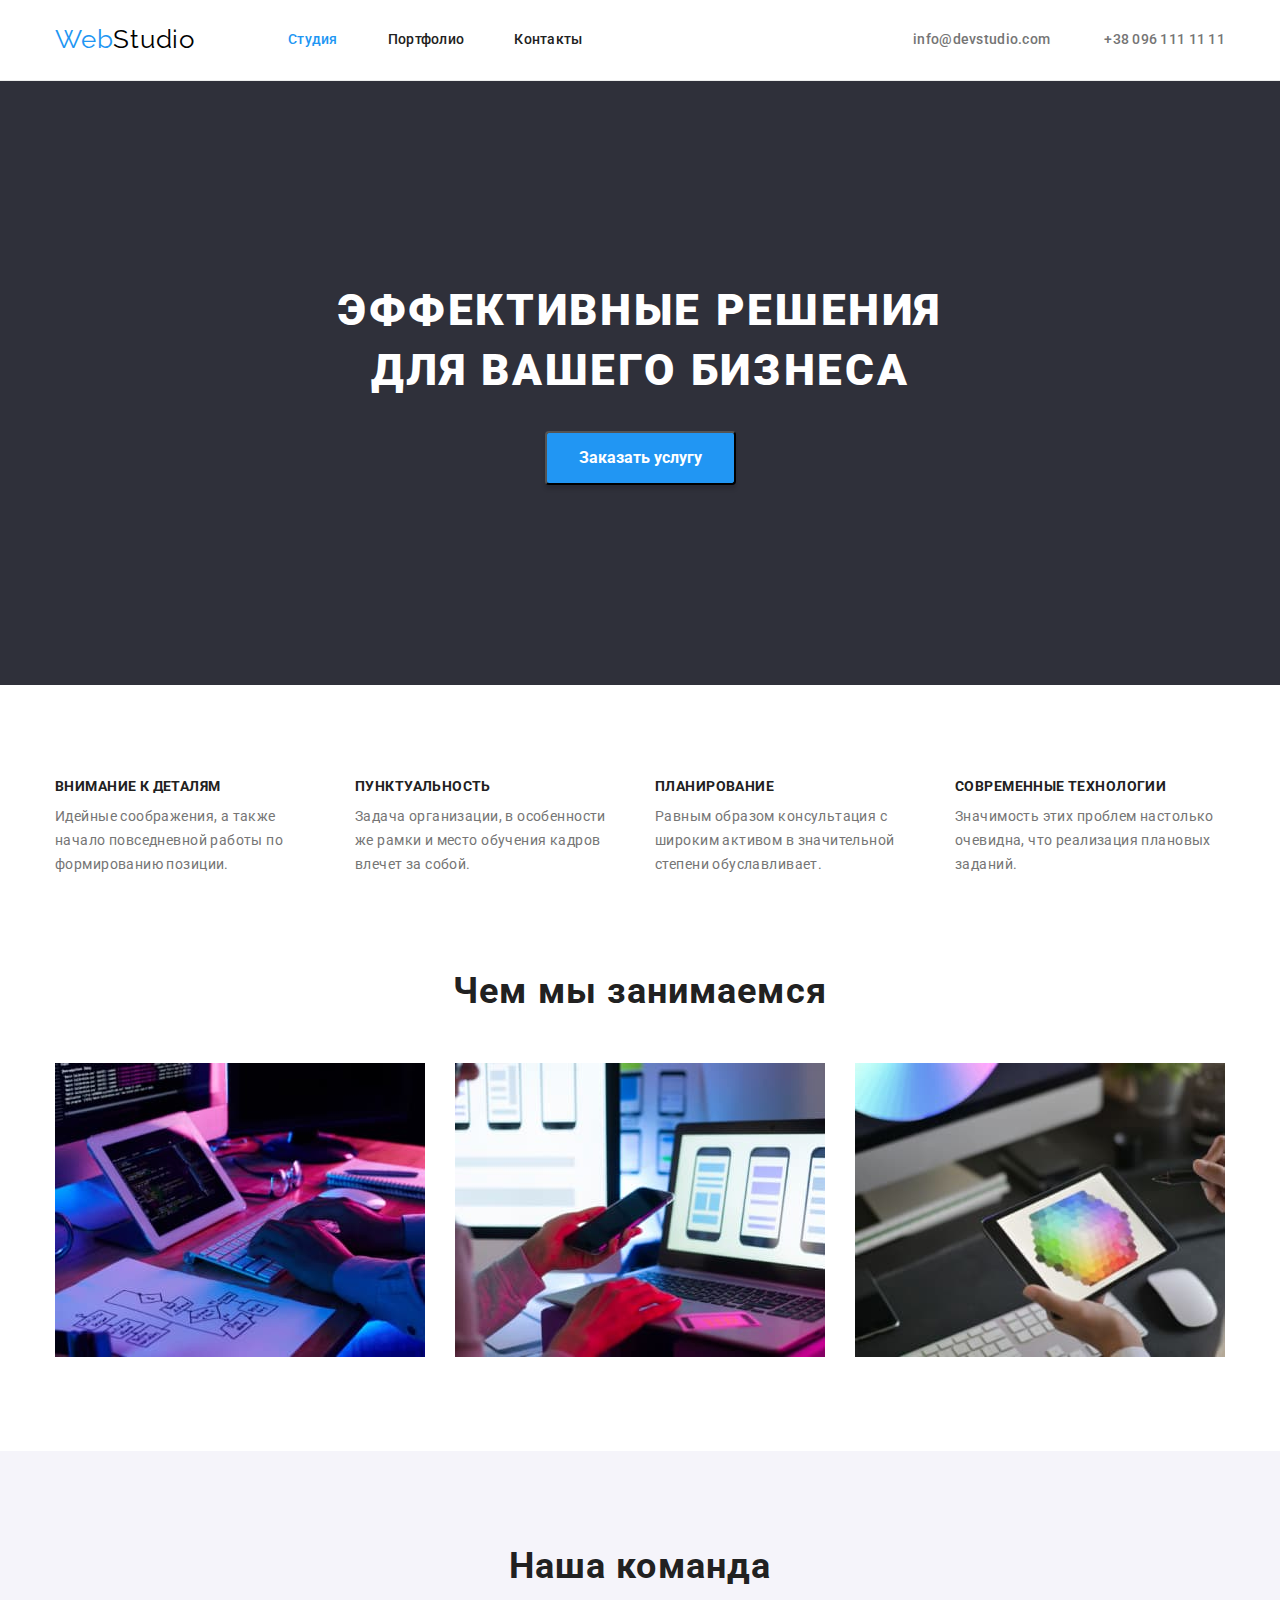
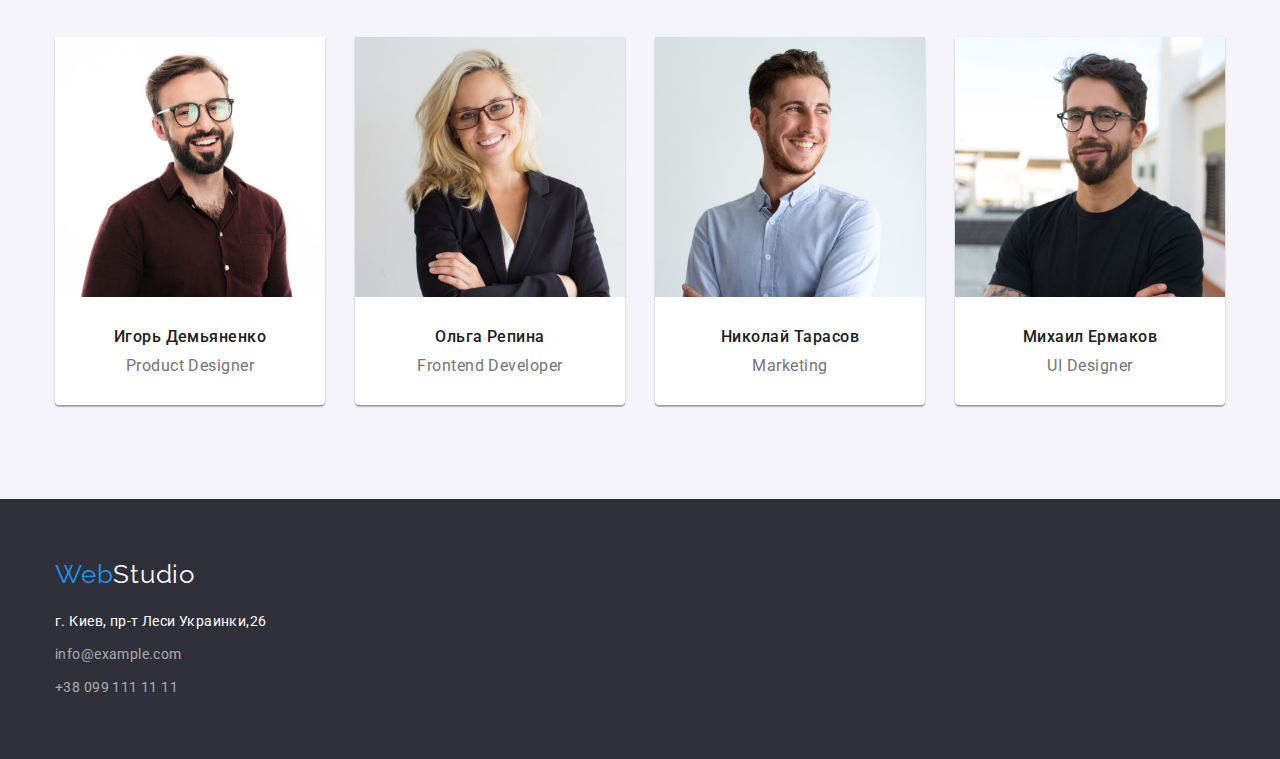
<file: index.html>
<!DOCTYPE html>
<html lang="ru">
    <head>
        <meta charset="UTF-8">
        <meta http-equiv="X-UA-Compatible" content="IE=edge">
        <meta name="viewport" content="width=device-width, initial-scale=1.0">
        <link rel="preconnect" href="https://fonts.googleapis.com">
        <link rel="preconnect" href="https://fonts.gstatic.com" crossorigin>
        <link href="https://fonts.googleapis.com/css2?family=Raleway:wght@700&family=Roboto:wght@400;500;700;900&display=swap"
            rel="stylesheet">
        <title>Document</title>
        <link rel="stylesheet" href="https://cdnjs.cloudflare.com/ajax/libs/modern-normalize/1.1.0/modern-normalize.min.css">
        <link rel="stylesheet" href="./css/styles.css">
    </head>
    <body>
        <!-- шапка сайта -->
        <header class="header">
            <div class="container">
                <a class="header-logo link" href="./index.html">
                    <span class="logo-web logo">Web</span><span class="logo-studio logo">Studio</span></a>
                <nav class="header-nav">
                    <ul class="header-list list">
                        <li class="header-item"><a href="./index.html" class="header-link link current">Студия</a></li>
                        <li class="header-item"><a href="./portfolio.html" class="header-link link">Портфолио</a></li>
                        <li class="header-item"><a href="" class="header-link link">Контакты</a></li>
                    </ul>
                </nav>
                <div class="header-connect">
                    <a href="mailto:info@devstudio.com" class="header-mail link">info@devstudio.com</a>
                    <a href="tel:+380961111111" class="header-tel link">+38 096 111 11 11</a>
                </div>
            </div>
        </header>
        <main>
            <!-- секция герой -->
            <section class="hero">
                <div class="container">
                    <h1 class="hero-title">Эффективные решения для вашего бизнеса</h1>
                    <button type="button" class="hero-btn">Заказать услугу</button>
                </div>
            </section>
            <!-- секция наши преимущества -->
            <section class="advantage">
                <div class="container">
                    <h2 class="visually-hidden">наши преимущества</h2>
                    <ul class="advantage-list list">
                        <li class="advantage-item">
                            <h3 class="advantage-subtitle">Внимание к деталям</h3>
                            <p class="advantage-text">
                                Идейные соображения, а также начало повседневной работы по формированию позиции.
                            </p>
                        </li>
                        <li class="advantage-item">
                            <h3 class="advantage-subtitle">Пунктуальность</h3>
                            <p class="advantage-text">
                                Задача организации, в особенности же рамки и место обучения кадров влечет за собой.
                            </p>
                        </li>
                        <li class="advantage-item">
                            <h3 class="advantage-subtitle">Планирование</h3>
                            <p class="advantage-text">
                                Равным образом консультация с широким активом в значительной степени обуславливает.
                            </p>
                        </li>
                        <li class="advantage-item">
                            <h3 class="advantage-subtitle">Современные технологии</h3>
                            <p class="advantage-text">
                                Значимость этих проблем настолько очевидна, что реализация плановых заданий.
                            </p>
                        </li>
                    </ul>
                </div>
            </section>

            <!-- секция Чем мы занимаемся -->
            <section class="about">
                <div class="container">
                    <h2 class="about-title title">Чем мы занимаемся</h2>
                    <ul class="about-list list">
                        <li class="about-item">
                            <img src="./images/img1.jpg" alt="разработка для ПК" width="370">
                        </li>
                        <li class="about-item">
                            <img src="./images/img2.jpg" alt="разработка для смартфонов" width="370">
                        </li>
                        <li class="about-item">
                            <img src="./images/img3.jpg" alt="разработка для планшетов" width="370">
                        </li>
                    </ul>
                </div>
            </section>

            <!-- секция Наша команда -->
            <section class="team">
                <div class="container">
                    <h2 class="team-title title">Наша команда</h2>
                    <ul class="team-list list">
                        <li class="team-item">
                            <img src="./images/team-card1.jpg" alt="Product Designer"  width="270">
                            <h3 class="team-subtitle">Игорь Демьяненко</h3>
                            <p class="team-text">Product Designer</p>
                        </li>
                        <li class="team-item">
                            <img src="./images/team-card2.jpg" alt="Frontend Developer"  width="270">
                            <h3 class="team-subtitle">Ольга Репина</h3>
                            <p class="team-text">Frontend Developer</p>
                        </li>
                        <li class="team-item">
                            <img src="./images/team-card3.jpg" alt="Marketing" width="270">
                            <h3 class="team-subtitle">Николай Тарасов</h3>
                            <p class="team-text">Marketing</p>
                        </li>
                        <li class="team-item">
                            <img src="./images/team-card4.jpg" alt="UI Designer"  width="270">
                            <h3 class="team-subtitle">Михаил Ермаков</h3>
                            <p class="team-text">UI Designer</p>
                        </li>
                    </ul>
                </div>
            </section>
        </main>

        <!-- секцмя footer -->
        <footer class="footer">
            <div class="container">
                <a class="footer-logo link" href="./index.html">
                    <span class="logo-web logo">Web</span><span class="footer-studio logo">Studio</span></a>
                <address class="footer-adress">
                    <ul class="footer-list list">
                        <li class="footer-item">
                            <a class="footer-map link" href="https://goo.gl/maps/XYfjbrA8sJzKYdKr6">г. Киев, пр-т Леси Украинки,26</a>
                        </li>
                        <li class="footer-item">
                            <a class="footer-mail link" href="mailto:info@example.com">info@example.com</a>
                        </li>
                        <li class="footer-item">
                            <a class="footer-tel link" href="tel:+380991111111">+38 099 111 11 11</a>
                        </li>
                    </ul>
                </address>
            </div>
        </footer>

    </body>
</html>
</file>
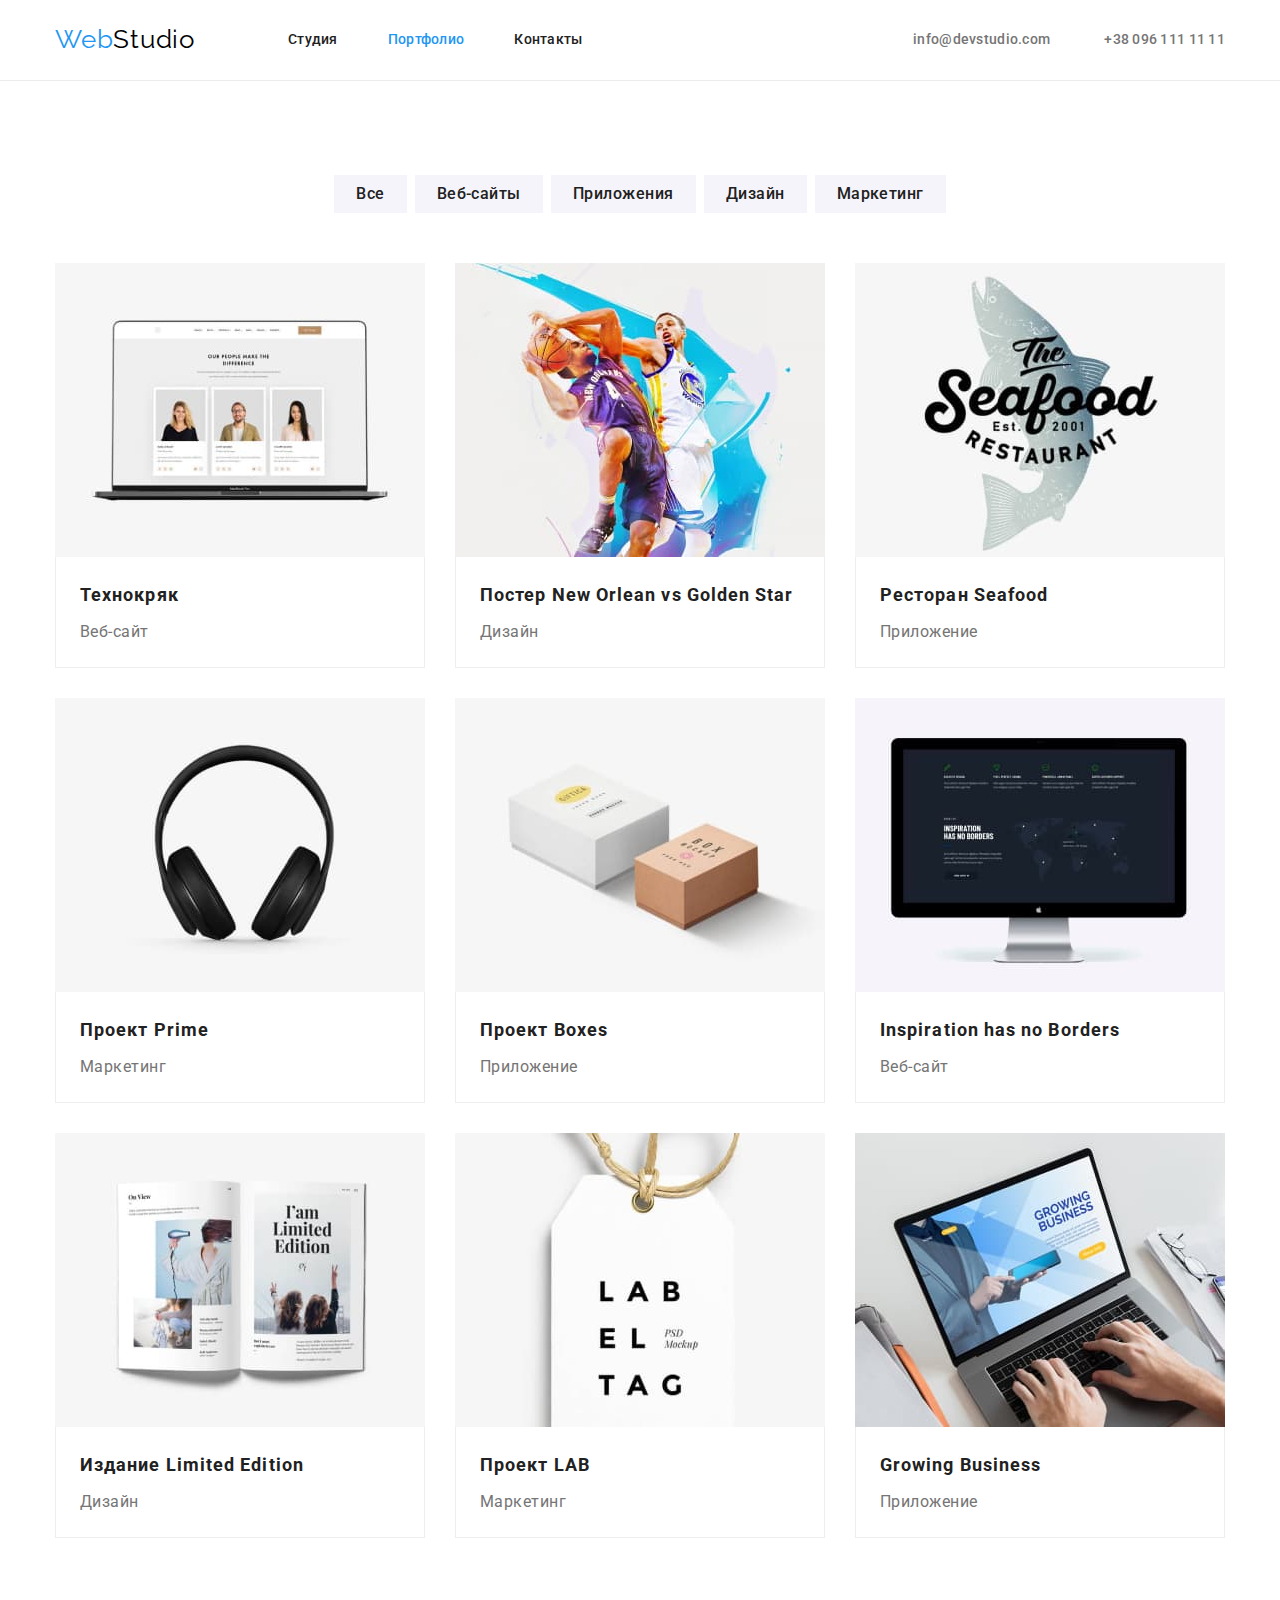
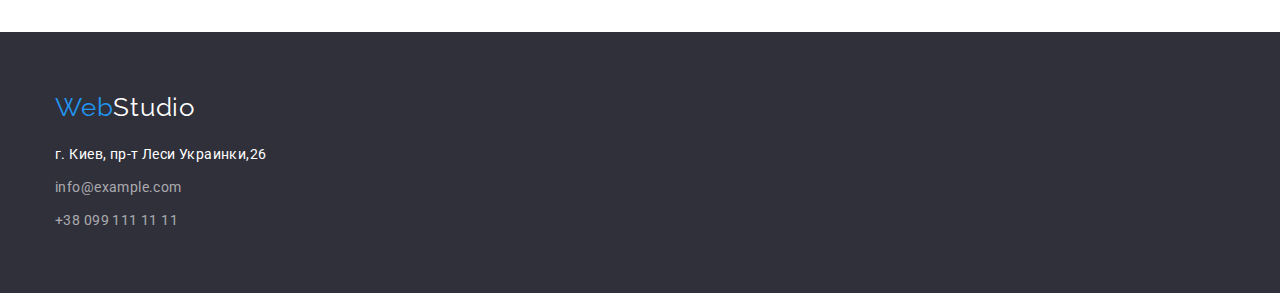
<file: portfolio.html>
<!DOCTYPE html>
<html lang="ru">
    <head>
        <meta charset="UTF-8">
        <meta http-equiv="X-UA-Compatible" content="IE=edge">
        <meta name="viewport" content="width=device-width, initial-scale=1.0">
        <link rel="preconnect" href="https://fonts.googleapis.com">
        <link rel="preconnect" href="https://fonts.gstatic.com" crossorigin>
        <link href="https://fonts.googleapis.com/css2?family=Raleway:wght@700&family=Roboto:wght@400;500;700;900&display=swap"
            rel="stylesheet">
        <title>Document</title>
        <link rel="stylesheet" href="https://cdnjs.cloudflare.com/ajax/libs/modern-normalize/1.1.0/modern-normalize.min.css">
        <link rel="stylesheet" href="./css/styles.css">
    </head>
    <body>
        <!-- шапка сайта -->
        <header class="header">
            <div class="container">
                <a class="header-logo link" href="./index.html">
                    <span class="logo-web logo">Web</span><span class="logo-studio logo">Studio</span></a>
                <nav class="header-nav">
                    <ul class="header-list list">
                        <li class="header-item"><a href="./index.html" class="header-link link">Студия</a></li>
                        <li class="header-item"><a href="./portfolio.html" class="header-link link current">Портфолио</a></li>
                        <li class="header-item"><a href="" class="header-link link">Контакты</a></li>
                    </ul>
                </nav>
                <div class="header-connect">
                    <a href="mailto:info@devstudio.com" class="header-mail link">info@devstudio.com</a>
                    <a href="tel:+380961111111" class="header-tel link">+38 096 111 11 11</a>
                </div>
            </div>
        </header>
        <main>
            <!-- список проектов -->
            <section class="projects">
                <div class="container">
                    <h2 class="visually-hidden">наши проекты</h2>
                    <ul class="projects-filters-list list">
                        <li class="projects-filters-item"><button class="projects-filters-btn" type="button">Все</button></li>
                        <li class="projects-filters-item"><button class="projects-filters-btn" type="button">Веб-сайты</button></li>
                        <li class="projects-filters-item"><button class="projects-filters-btn" type="button">Приложения</button></li>
                        <li class="projects-filters-item"><button class="projects-filters-btn" type="button">Дизайн</button></li>
                        <li class="projects-filters-item"><button class="projects-filters-btn" type="button">Маркетинг</button></li>
                    </ul>
                    <ul class="projects-works-list list">
                        <li class="projects-works-item">
                            <article class="card">
                                <div class="card-thumb">
                                    <img src="./images/project1.jpg" alt="карточки сотрудников" width="370">
                                </div>
                                <div class="card-content">
                                    <h3 class="projects-works-title">Технокряк</h3>
                                    <p class="projects-works-text">Веб-сайт</p>
                                </div>
                            </article>
                        </li>
                        <li class="projects-works-item">
                            <article class="card">
                                <div class="card-thumb">
                                    <img src="./images/project2.jpg" alt="баскетболисты" width="370">
                                </div>
                                <div class="card-content">
                                    <h3 class="projects-works-title">Постер New Orlean vs Golden Star</h3>
                                    <p class="projects-works-text">Дизайн</p>
                                </div>    
                            </article>
                        </li>
                        <li class="projects-works-item">
                            <article class="card">
                                <div class="card-thumb">
                                    <img src="./images/project3.jpg" alt="логотип ресторана" width="370">
                                </div>
                                <div class="card-content">
                                    <h3 class="projects-works-title">Ресторан Seafood</h3>
                                    <p class="projects-works-text">Приложение</p>
                                </div>    
                            </article>
                        </li>
                        <li class="projects-works-item">
                            <article class="card">
                                <div class="card-thumb">
                                    <img src="./images/project4.jpg" alt="наушники" width="370">
                                </div>
                                <div class="card-content">
                                    <h3 class="projects-works-title">Проект Prime</h3>
                                    <p class="projects-works-text">Маркетинг</p>
                                </div>    
                            </article>
                        </li>
                        <li class="projects-works-item">
                            <article class="card">
                                <div class="card-thumb">
                                    <img src="./images/project5.jpg" alt="две коробки" width="370">
                                </div>
                                <div class="card-content">
                                    <h3 class="projects-works-title">Проект Boxes</h3>
                                    <p class="projects-works-text">Приложение</p>
                                </div>    
                            </article>
                        </li>
                        <li class="projects-works-item">
                            <article class="card">
                                <div class="card-thumb">
                                    <img src="./images/project6.jpg" alt="компьютер с веб-страницей" width="370">
                                </div>
                                <div class="card-content">
                                    <h3 class="projects-works-title">Inspiration has no Borders</h3>
                                    <p class="projects-works-text">Веб-сайт</p>
                                </div>    
                            </article>
                        </li>
                        <li class="projects-works-item">
                            <article class="card">
                                <div class="card-thumb">
                                    <img src="./images/project7.jpg" alt="открытая книга" width="370">
                                </div>
                                <div class="card-content">
                                    <h3 class="projects-works-title">Издание Limited Edition</h3>
                                    <p class="projects-works-text">Дизайн</p>
                                </div>    
                            </article>
                        </li>
                        <li class="projects-works-item">
                            <article class="card">
                                <div class="card-thumb">
                                    <img src="./images/project8.jpg" alt="бирка с надписью" width="370">
                                </div>
                                <div class="card-content">
                                    <h3 class="projects-works-title">Проект LAB</h3>
                                    <p class="projects-works-text">Маркетинг</p>
                                </div>    
                            </article>
                        </li>
                        <li class="projects-works-item">
                            <article class="card">
                                <div class="card-thumb">
                                    <img src="./images/project9.jpg" alt="работа на ноутбуке" width="370">
                                </div>
                                <div class="card-content">
                                    <h3 class="projects-works-title">Growing Business</h3>
                                    <p class="projects-works-text">Приложение</p>
                                </div>
                            </article>
                        </li>
                    </ul>
                </div>
            </section>
        </main>

        <!-- секція footer -->
        <footer class="footer">
            <div class="container">
                <a class="footer-logo link" href="./index.html">
                    <span class="logo-web logo">Web</span><span class="footer-studio logo">Studio</span></a>
            <address class="footer-adress">
                <ul class="footer-list list">
                    <li class="footer-item">
                        <a class="footer-map link" href="https://goo.gl/maps/XYfjbrA8sJzKYdKr6">г. Киев, пр-т Леси
                                Украинки,26</a>
                    </li>
                    <li class="footer-item">
                        <a class="footer-mail link" href="mailto:info@example.com">info@example.com</a>
                    </li>
                    <li class="footer-item">
                        <a class="footer-tel link" href="tel:+380991111111">+38 099 111 11 11</a>
                    </li>
                </ul>
            </address>
            </div>
        </footer>
        
    </body>
</html>
</file>
<file: css/styles.css>
:root {
  --title-color: #212121;
  --first-btn-color: #FFFFFF;
  --second-btn-color: #212121;
  --accent-color: #2196F3;
  --logo-web-color: #2196F3;
  --logo-studio-color: #000000;
  --typical-padding-gap: 94px;
  --typical-margin-gap: 30px;
  --card-shadow: 0px 1px 3px rgba(0, 0, 0, 0.12),
  0px 1px 1px rgba(0, 0, 0, 0.14),
  0px 2px 1px rgba(0, 0, 0, 0.2);
}
p, h1, h2, h3, h4, h5, h6 {
  margin: 0;
}
ul, ol {
  margin: 0;
  padding-left: 0;
}
img {
  display: block;
  max-width: 100%;
}
body {
  font-family: "Roboto", sans-serif;
  background-color: #FFFFFF;
  color: #757575;
}
.list {
  list-style: none;
}
.link {
  text-decoration: none;
}
.container {
  width: 1200px;
  padding-left: 15px;
  padding-right: 15px;
  margin: 0 auto;
  /* outline: 2px solid red; */
}
.logo {
  font-family: 'Raleway',sans-serif;
  font-size: 26px;
  line-height: 1.19;
  letter-spacing: 0.03em;
}
.title {
  font-size: 36px;
  line-height: 1.17;
  letter-spacing: 0.03em;
  color: var(--title-color);
}

.visually-hidden {
  position: absolute;
  white-space: nowrap;
  width: 1px;
  height: 1px;
  overflow: hidden;
  border: 0;
  padding: 0;
  clip: rect(0 0 0 0);
  clip-path: inset(50%);
  margin: -1px;
}

/* -----header----- */

.header {
  padding-top: 24px;
  padding-bottom: 25px;
  border-bottom: 1px solid #ECECEC;
}
.header .container {
  display: flex;
  align-items: center;
}
.header-logo {
  margin-right: 93px;
}
.logo-web {
    color: var(--logo-web-color);
}
.logo-studio {  
  color: var(--logo-studio-color);
}
.header-list {
  display: flex;
}
.header-link {
  font-weight: 500;
  font-size: 14px;
  line-height: 1.14;
  letter-spacing: 0.02em;
   color: #212121;
}
  .header-link:hover,
  .header-link:focus {
    color: var(--accent-color);
  }
  .header-link.current {
    color: var(--accent-color);
  }

  .header-item:not(:last-child) {
    margin-right: 50px;
  }
.header-tel {
  font-weight: 500;
  font-size: 14px;
  line-height: 1.14;
  letter-spacing: 0.02em;
  color: #757575;
  margin-left: 50px;
}
  .header-tel:hover,
  .header-tel:focus {
    color: var(--accent-color);
  }
.header-mail {
  font-weight: 500;
  font-size: 14px;
  line-height: 1.14;
  letter-spacing: 0.02em;
  color: #757575;
}
  .header-mail:hover,
  .header-mail:focus {
    color: var(--accent-color);
  }
 .header-connect {
   margin-left: auto;
 }

  /* -----hero----- */

.hero {
  background-color: #2F303A;
  padding-top: 200px;
  padding-bottom: 200px;
}
.hero-title {
  font-weight: 900;
  font-size: 44px;
  line-height: 1.36;
  text-align: center;
  letter-spacing: 0.06em;
  text-transform: uppercase;
  color: #FFFFFF;
  max-width: 696px;
  margin: 0 auto 30px auto;  
}
.hero-btn {
  font-family: inherit;
  font-weight: 700;
  font-size: 16px;
  line-height: 1.88;
  color: var(--first-btn-color);
  background-color: #2196F3;
  box-shadow: 0px 4px 4px rgba(0, 0, 0, 0.15);
  border-radius: 4px;
  display: block;
  padding: 10px 32px;
  margin: 0 auto;  
}
  .hero-btn:hover,
  .hero-btn:focus {
  background-color: #188CE8;
  cursor: pointer;
  }
  

/* -----advantage----- */

.advantage {
  padding-top: var(--typical-padding-gap);
  padding-bottom: var(--typical-padding-gap);
}
.advantage-list {
  display: flex;
} 
.advantage-item:not(:last-child) {
  margin-right: var(--typical-margin-gap);
}
.advantage-subtitle {
  font-size: 14px;
  line-height: 1.14;
  letter-spacing: 0.03em;
  text-transform: uppercase;
  color: var(--title-color);
  margin-bottom: 10px;
}
.advantage-text {
  font-size: 14px;
  line-height: 1.71;
  letter-spacing: 0.03em;
  width: 270px;
}

/* -----about----- */

.about-title {
  text-align: center;
  margin-bottom: 50px;
}
.about {
  padding-bottom: var(--typical-padding-gap);
}
.about-list {
  display: flex;
}
.about-item:not(:last-child) {
  margin-right: var(--typical-margin-gap);
}

/* -----our team----- */

.team {
  background-color: #F5F4FA;
  padding-top: var(--typical-padding-gap);
  padding-bottom: var(--typical-padding-gap);
}
.team-title {
  text-align: center;
  margin-bottom: 50px;
}
.team-list {
  display: flex;
}
.team-item {
  background: #FFFFFF;
  box-shadow: var(--card-shadow);
  border-radius: 0px 0px 4px 4px;
}
.team-item:not(:last-child) {
  margin-right: var(--typical-margin-gap);
}
.team-subtitle {
  font-weight: 500;
  font-size: 16px;
  line-height: 1.19;
  letter-spacing: 0.03em;
  text-align: center;
  color: var(--title-color);
  margin-top: 30px;
  margin-bottom: 10px;
}
.team-text {
  font-size: 16px;
  line-height: 1.19;
  letter-spacing: 0.03em;
  text-align: center;
  padding-bottom: 30px;
}

/* -----footer----- */

.footer {
  background-color: #2F303A;
  padding-top: 60px;
  padding-bottom: 60px;
}
.footer-logo {
  display: inline-block;
  margin-bottom: 20px;
}
.footer-studio {
  color: #FFFFFF;
}
.footer-item:not(:last-child) {
  margin-bottom: 9px;
}
.footer-map {
  font-style: normal;
  font-size: 14px;
  line-height: 1.71;
  letter-spacing: 0.03em;
  color: #FFFFFF;
  /* margin-bottom: 9px; */
}
.footer-map:hover,
.footer-map:focus {
  color: var(--accent-color);
}
.footer-mail {
  font-style: normal;
  font-size: 14px;
  line-height: 1.71;
  letter-spacing: 0.03em;
  color: rgba(255, 255, 255, 0.6);
}
.footer-mail:hover,
.footer-mail:focus {
  color: var(--accent-color);
}
.footer-tel {
  font-style: normal;
  font-size: 14px;
  line-height: 1.71;
  letter-spacing: 0.03em;
  color: rgba(255, 255, 255, 0.6);
}
.footer-tel:hover,
.footer-tel:focus {
  color: var(--accent-color);
}

/* -----projects----- */

.projects {
  padding-top: var(--typical-padding-gap);
  padding-bottom: var(--typical-padding-gap);
}
.projects-filters-list {
  margin-bottom: 50px;
  display: flex;
  justify-content: center;
}
.projects-filters-item:not(:last-child) {
margin-right: 8px;
}
.projects-filters-btn {
  font-family: inherit;
  font-weight: 500;
  font-size: 16px;
  line-height: 1.62; 
  letter-spacing: 0.03em;
  color: var(--second-btn-color);
  background-color: #F5F4FA;
  cursor: pointer;
  border:none;
  padding: 6px 22px;
}
.projects-filters-btn:hover,
.projects-filters-btn:focus {
  color: #FFFFFF;
  background-color: #2196F3;
}
.projects-works-list {
  display: flex;
  flex-wrap: wrap;
  margin-left: calc(-1 * var(--typical-margin-gap));
  margin-top: calc(-1 * var(--typical-margin-gap));
}
.projects-works-item {
  flex-basis: calc(100% / 3 - var(--typical-margin-gap));
  margin-left: var(--typical-margin-gap);
  margin-top: var(--typical-margin-gap);
}
.projects-works-title {
  font-size: 18px;
  line-height: 2.00;
  letter-spacing: 0.06em;
  color: var(--title-color);
  margin-bottom: 4px;
}
.projects-works-text {
  font-size: 16px;
  line-height: 1.88;
  letter-spacing: 0.03em;
  }
  .card-content {
    padding: 20px 24px;
    border-right: 1px solid #EEEEEE;
    border-bottom: 1px solid #EEEEEE;
    border-left: 1px solid #EEEEEE;
  }
</file>
